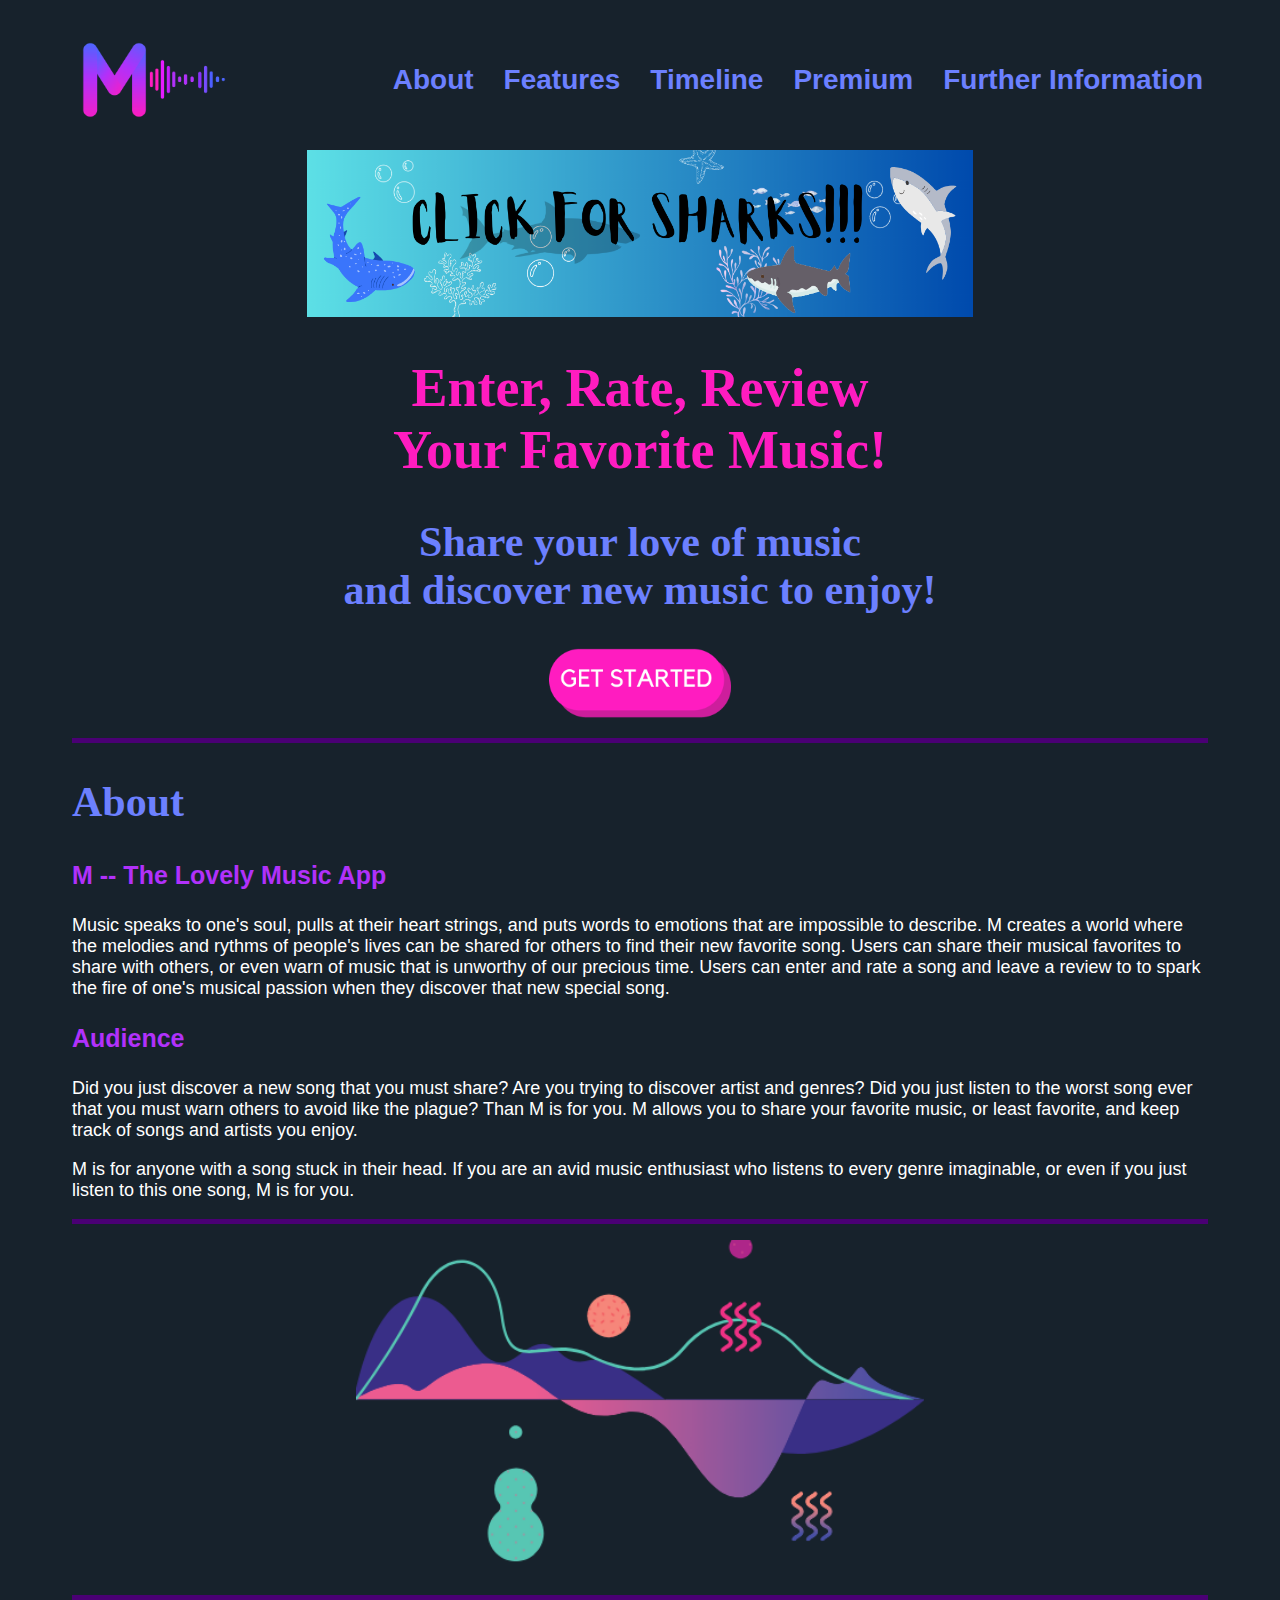
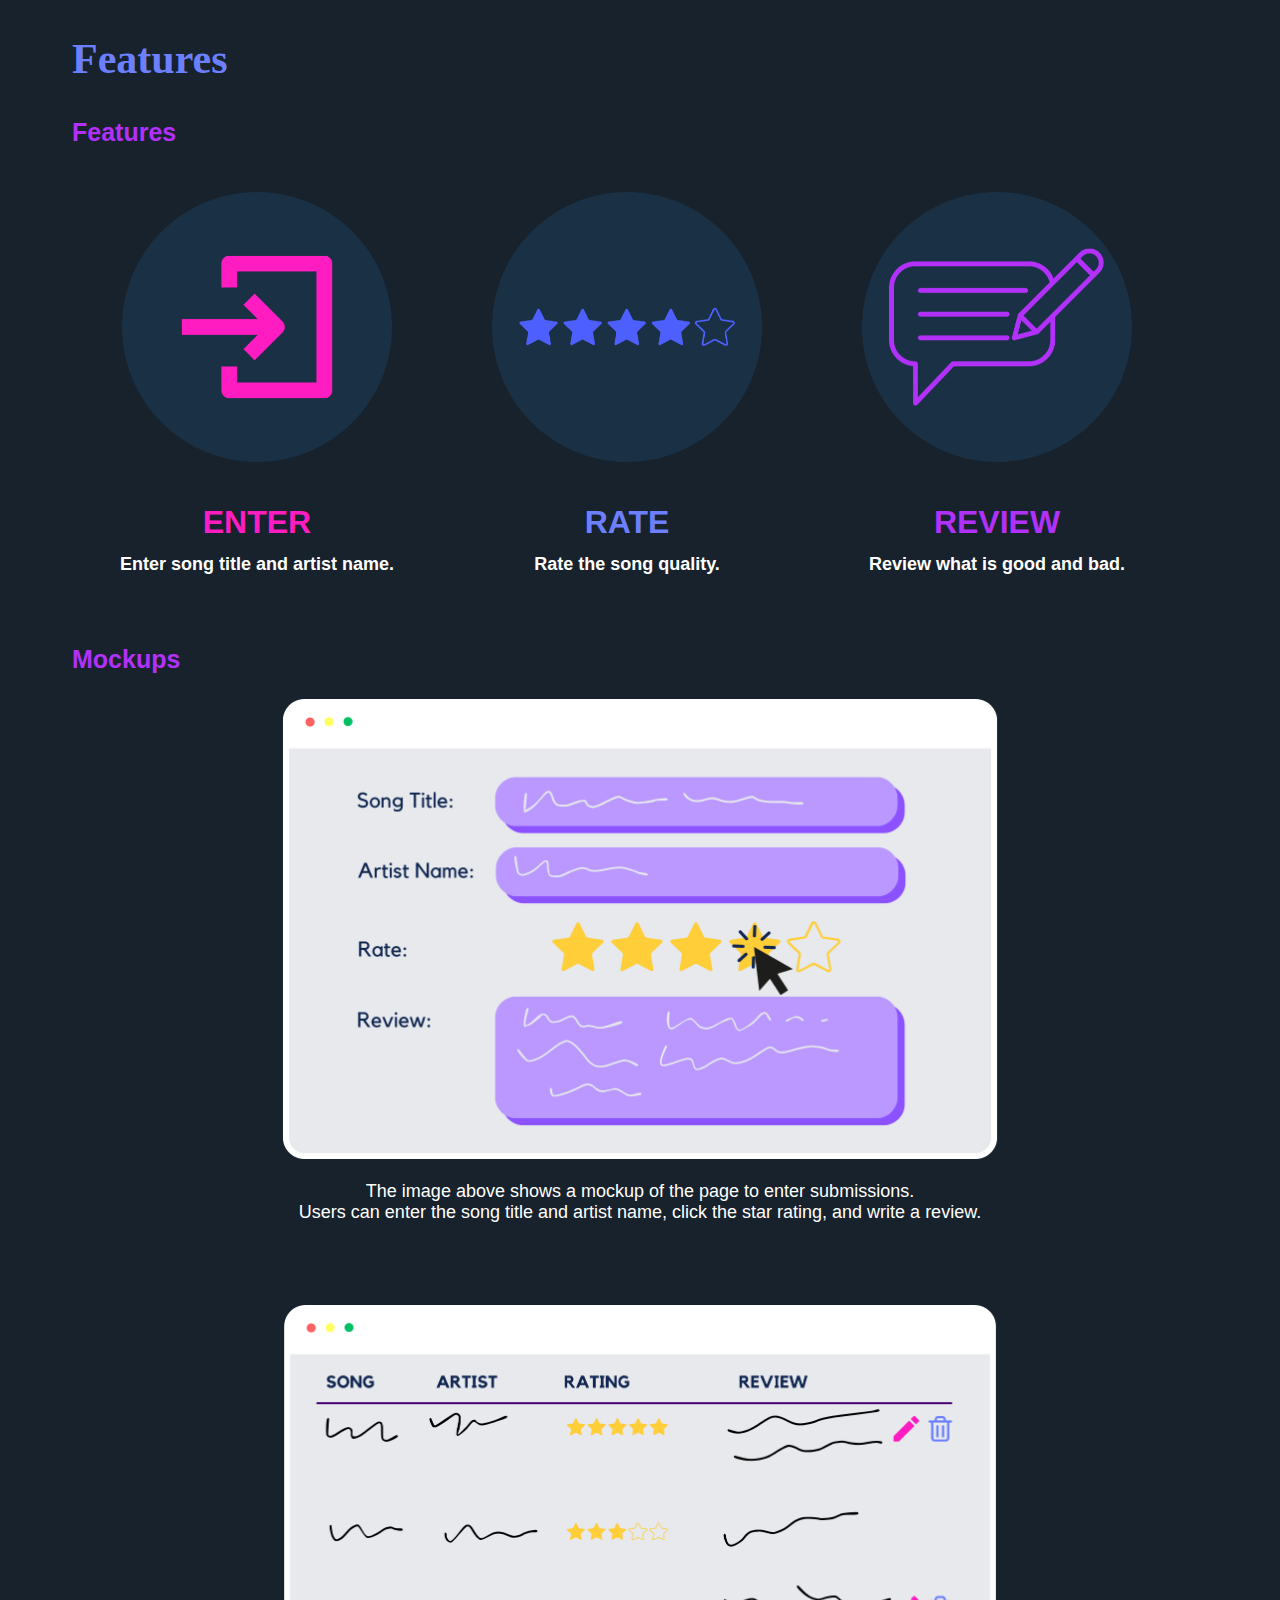
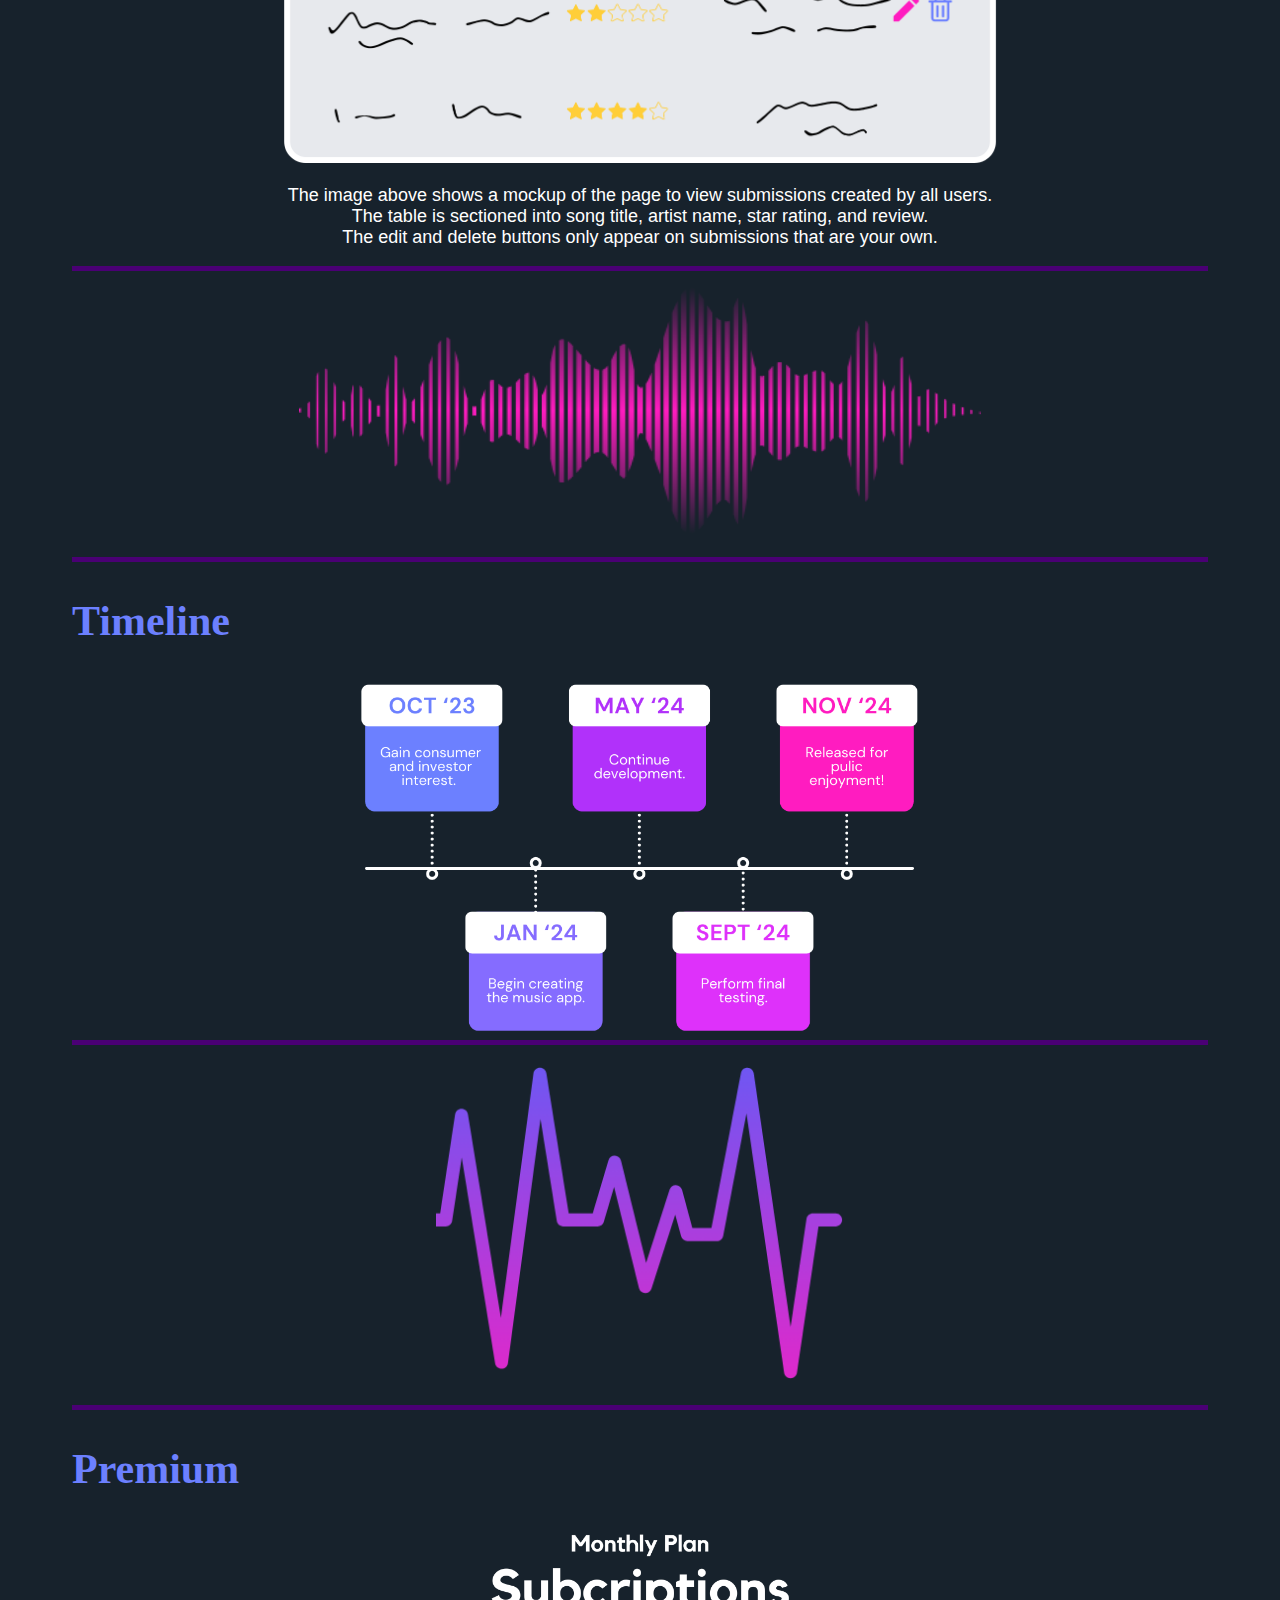
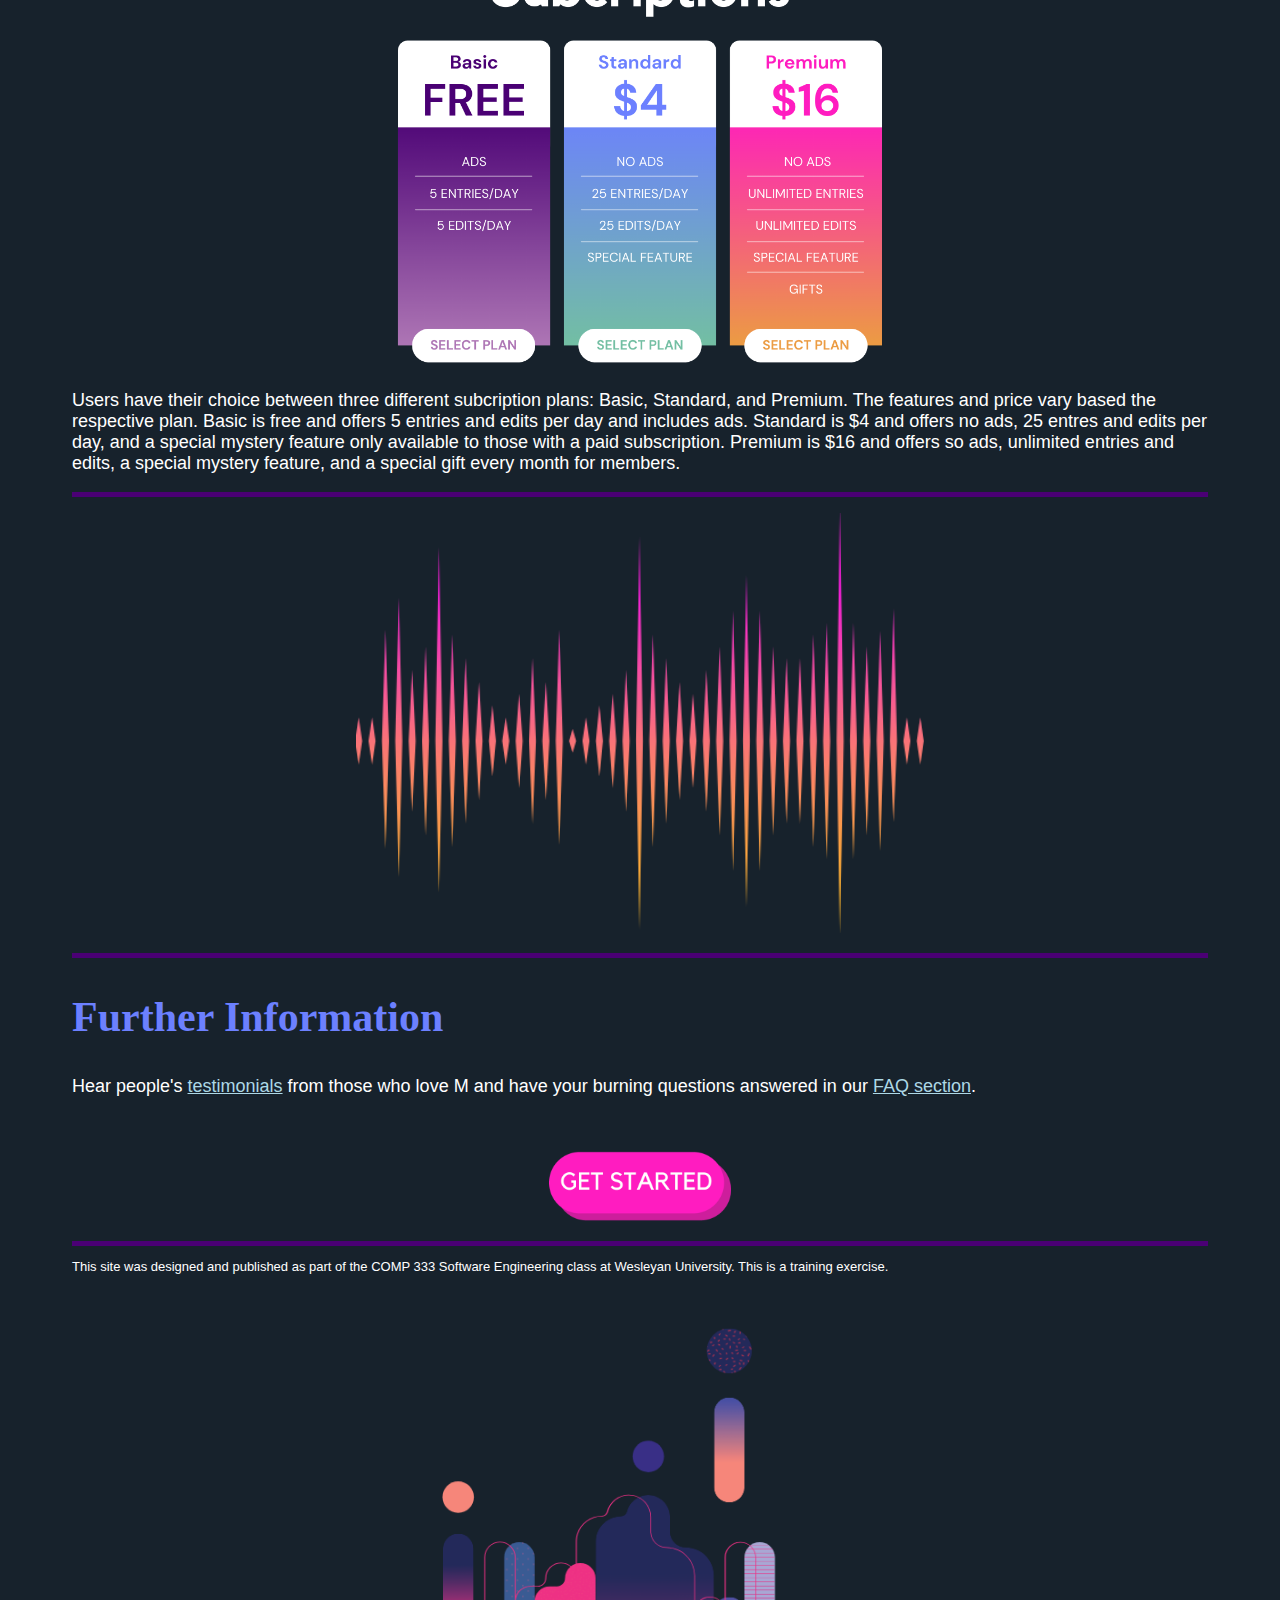
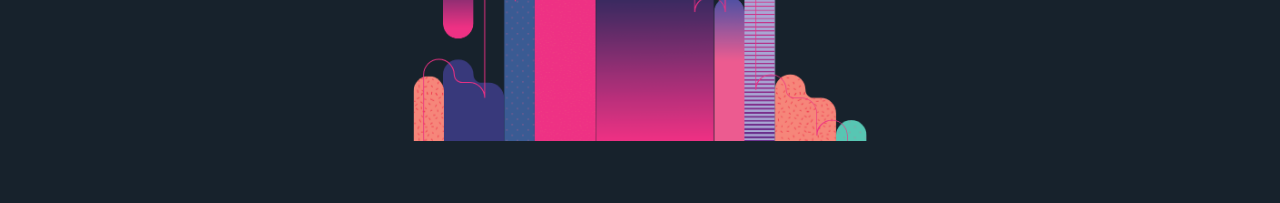
<file: index.html>
<!-- 
    COMP333 HW1 Main Page HTML 
    Kelleigh & Aleks  
-->

<!DOCTYPE HTML>
<html lang="en">
<head>
    <meta charset="utf-8">
    <meta name="viewport" content="width=device-width, initial-scale=1.0">
    <meta name="description" content="Main Page: About; Features; Timeline; Premium; Further Information">
    <title>Music Landing Page</title>
    <link rel="stylesheet" href="style_sheet.css">
</head>

<body>
    <nav class="navbar">
        <img id="logo" 
            src="logo.png" 
            alt="Music App Logo"
        >
        <ul class="nav-links">
          <li class="nav-item"><a href="index.html#about">About</a></li>
          <li class="nav-item"><a href="index.html#features">Features</a></li>
          <li class="nav-item"><a href="index.html#timeline">Timeline</a></li>
          <li class="nav-item"><a href="index.html#premium">Premium</a></li>
          <li class="nav-item"><a href="index.html#info">Further Information</a></li>
        </ul>
    </nav>
    <center>
        <iframe style="margin-top: 20px;" scrolling="no" 
            id="ad_banner"
            src="ad_banner.html" 
            name="ad_banner" >
        </iframe>
    </center>
    <div style="text-align: center;"> 
        <h1>Enter, Rate, Review <br>Your Favorite Music!</h1>
        <h2>Share your love of music <br>and discover new music to enjoy! </h2> 
        <a href="login_page.html">
            <img class="button"
                src="button.png"
                alt="Get started button."
            >
        </a>
    </div> 
    <div>
        <h2 id="about">About</h2> 
        <h3>M -- The Lovely Music App</h3>
        <p>Music speaks to one's soul, pulls at their heart strings, and puts words to emotions that 
            are impossible to describe. M creates a world where the melodies and rythms of people's 
            lives can be shared for others to find their new favorite song. Users can share their 
            musical favorites to share with others, or even warn of music that is unworthy of our 
            precious time. Users can enter and rate a song and leave a review to to spark the fire of 
            one's musical passion when they discover that new special song. 
        </p>
        <h3>Audience</h3>
        <p>
            Did you just discover a new song that you must share? Are you trying to discover artist and genres? 
            Did you just listen to the worst song ever that you must warn others to avoid like the plague? 
            Than M is for you. M allows you to share your favorite music, or least favorite, and keep track of 
            songs and artists you enjoy.
        </p>
        <p>
            M is for anyone with a song stuck in their head. If you are an avid music enthusiast who listens to 
            every genre imaginable, or even if you just listen to this one song, M is for you. 
        </p>
    </div>

    <div>
        <center> <img id="div2" src="div2.png"  
            alt="A divider between sections, consisting of a pretty graphic that somewhat resembles a mountain."> 
        </center>
        </div>
    

    <div>
        <h2 id="features">Features</h2>
        <h3>Features</h3>
        <div id="flexbox" class="flexbox" style="border-bottom: none;">
            <ul>
              <li>
                <img class="flex-icon"
                    src="enter.png"
                    alt="Enter icon"
                >
                <br>
                <p class="flex-title" style="color: #FF1CC0;">
                    ENTER
                    <br>
                    <span class="flex-body">Enter song title and artist name.</span>
                </p>
              </li>
              <li>
                <img class="flex-icon"  
                    src="rate.png"
                    alt="Rate icon"
                > 
                <br>
                <p class="flex-title" style="color: #6c80ff;">
                    RATE
                    <br>
                    <span class="flex-body">Rate the song quality.</span>
                </p>
              </li>
              <li>
                <img class="flex-icon" 
                    src="review.png"
                    alt="Review icon"
                > 
                <br>
                <p class="flex-title" style="color: #B131FA;">
                    REVIEW
                    <br>
                    <span class="flex-body">Review what is good and bad.</span>
                </p>
              </li>
            </ul>
        </div> 
        
      <h3>Mockups</h3>
        <center>
            <img class="mockup"
                src="mockup1.png"
                alt="Mockup of app; inputting information" 
            >
            <p>The image above shows a mockup of the page to enter submissions.<br> Users can enter the song 
                title and artist name, click the star rating, and write a review.</p>
            <img class="mockup" style="padding-top: 64px;"
                src="mockup2.png"
                alt="Mockup of app; viewing submissions" 
            >
            <p>The image above shows a mockup of the page to view submissions created by all users.<br> The 
                table is sectioned into song title, artist name, star rating, and review.<br> The edit and 
                delete buttons only appear on submissions that are your own. 
            </p>
        </center>
    </div>

    <div>
        <center> <img id="div1" src="div4.png"  
            alt="A divider between sections, consisting of a pretty graphic that somewhat resembles soundwaves."> 
        </center>
        </div>

    
    <div>
        <h2 id="timeline">Timeline</h2>
        <center>
            <img id="timeline"
                src="timeline.png"
                alt="Timeline for app development and release."
            />
        </center>
    </div> 
   
    <div>
        <center> <img id="div3" src="div1.png"  
            alt="A divider between sections, consisting of a pretty graphic that somewhat resembles soundwaves."> 
        </center>
        </div>

    <div>
        <h2 id="premium">Premium</h2>
        <center>
            <img id="premium"
                src="premium.png"
                alt="Subscriptions Chart"
            />
        </center>
        <p>Users have their choice between three different subcription plans: Basic, Standard, and Premium. 
            The features and price vary based the respective plan. Basic is free and offers 5 entries 
            and edits per day and includes ads. Standard is $4 and offers no ads, 25 entres and edits per 
            day, and a special mystery feature only available to those with a paid subscription. Premium is 
            $16 and offers so ads, unlimited entries and edits, a special mystery feature, and a special gift 
            every month for members.</p>
    </div>
    
    <div>
        <center> <img id="div2" src="div3.png"  
            alt="A divider between sections, consisting of soundwaves."> 
        </center>
        </div>

    <div>
        <h2 id="info">Further Information</h2>
        <p>Hear people's <span style="color: lightblue">
              <a href = "second_page.html#testimonial">testimonials</a></span>  from those 
            who love M and have your burning questions answered in our
            <span style="color: lightblue"><a href = "second_page.html#FAQ">FAQ section</a></span>. 
        </p>
        <center>
            <a href="login_page.html">
                <img class="button" style="padding-top: 36px;"
                    src="button.png"
                    alt="Get started button."
                >
            </a>
        </center>
    </div>
    <p style="font-size: small;">This site was designed and published as part of the COMP 333 Software Engineering class at 
        Wesleyan University. This is a training exercise.</p>


    <center> 
        <img style="width: 40%; min-width: 300px; height: auto;"
                    src="5.png"
                    alt="decorative graphic">
        </center>
        
</body>
</html>
</file>
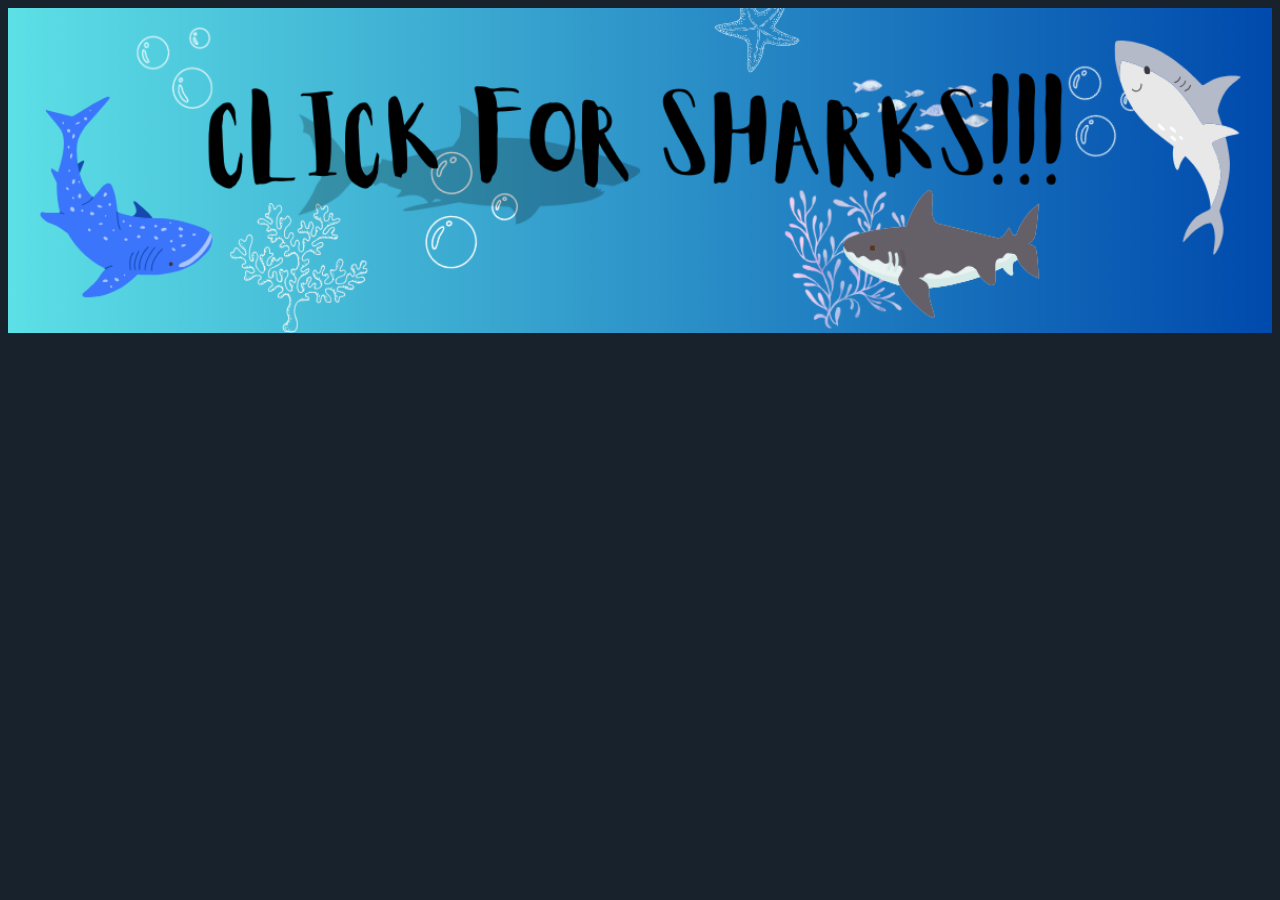
<file: ad_banner.html>
<!-- 
    COMP333 HW1 Ad Banner Page HTML 
    Kelleigh & Aleks 
-->

<!DOCTYPE HTML>
<html lang="en">
<head>
    <meta charset="utf-8">
    <meta name="viewport" content="width=device-width, initial-scale=1.0">
    <meta name="description" content="">
    <title>Ad Banner Page</title>
    <link rel="stylesheet" href="style_sheet.css">
    <style>
        #ad_banner {
            width: 100%;
            min-width: 200px;
            height: auto;
        }
        body {
            padding: 0%;
        }
    </style>
</head>

<body>
    <a target="_parent" href="fake_ad.html">
        <img id="ad_banner" 
            src="fake_ad_banner.png"
            alt = "Ad banner"
        />
    </a>
</body>
</html>
</file>
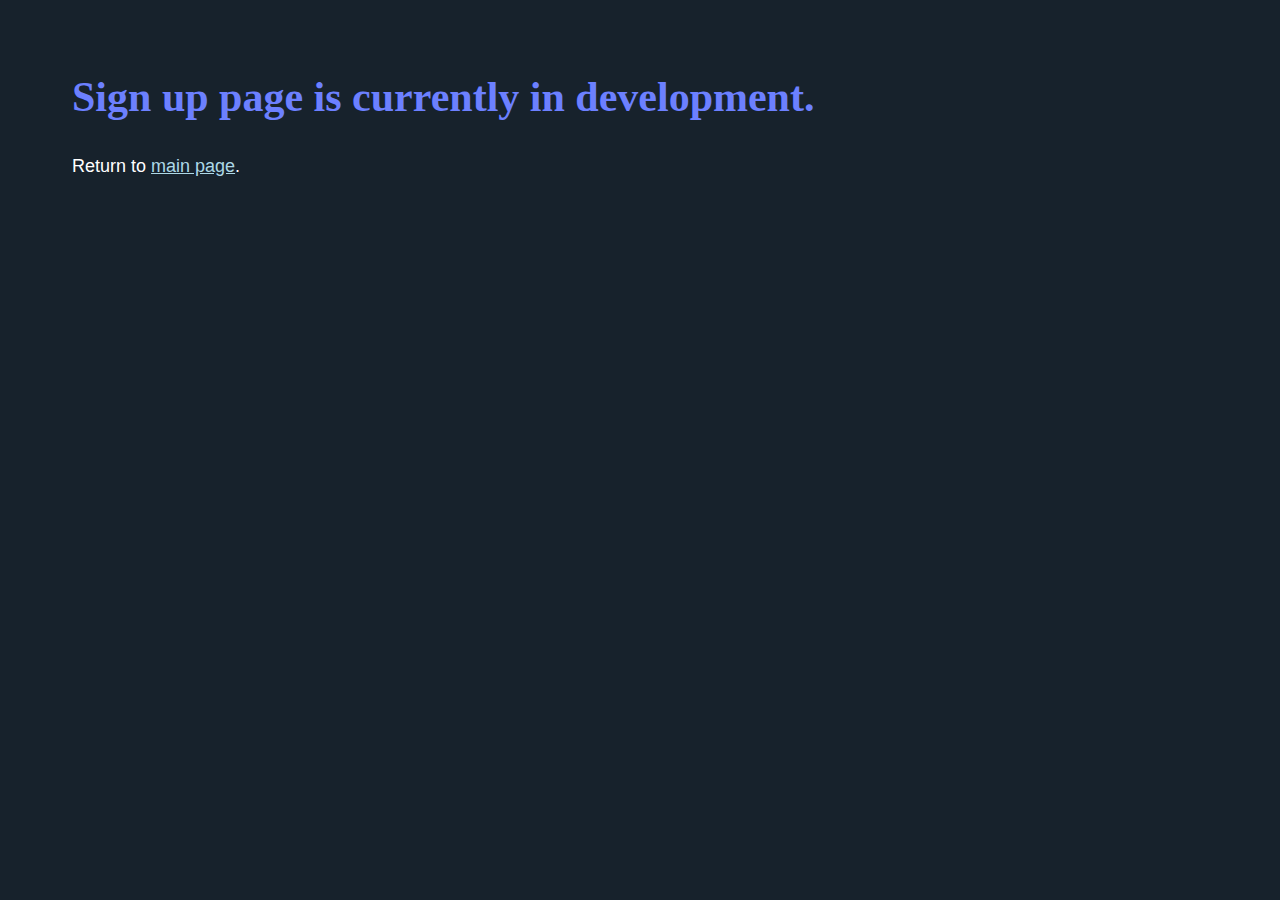
<file: login_page.html>
<!-- 
    COMP333 HW1 Login Page HTML 
    Kelleigh & Aleks 
-->

<!DOCTYPE HTML>
<html lang="en">
<head>
    <meta charset="utf-8">
    <meta name="viewport" content="width=device-width, initial-scale=1.0">
    <meta name="description" content="">
    <title>Music App Sign Up Page</title>
    <link rel="stylesheet" href="style_sheet.css">
</head>

<body>
    <h2>Sign up page is currently in development.</h2>
    <p>Return to <a href="index.html">main page</a>.</p>
</body>
</html>
</file>
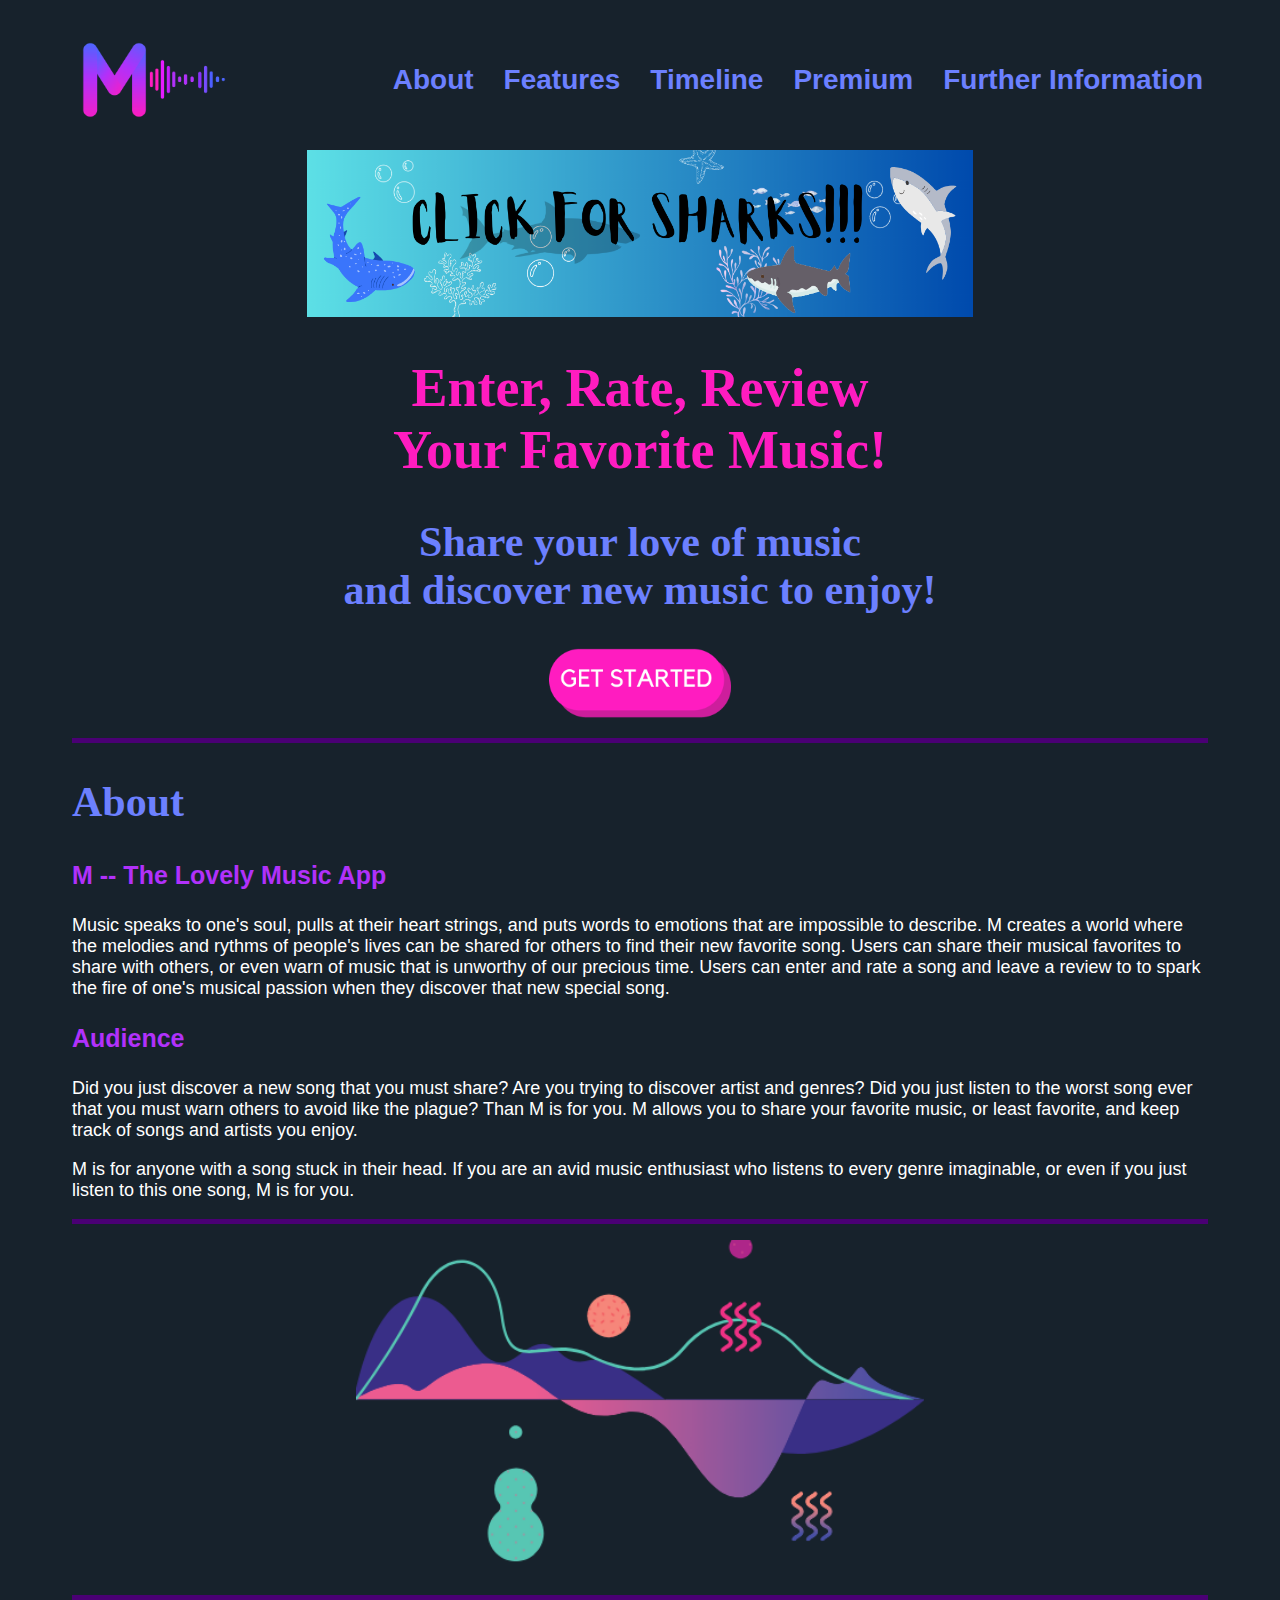
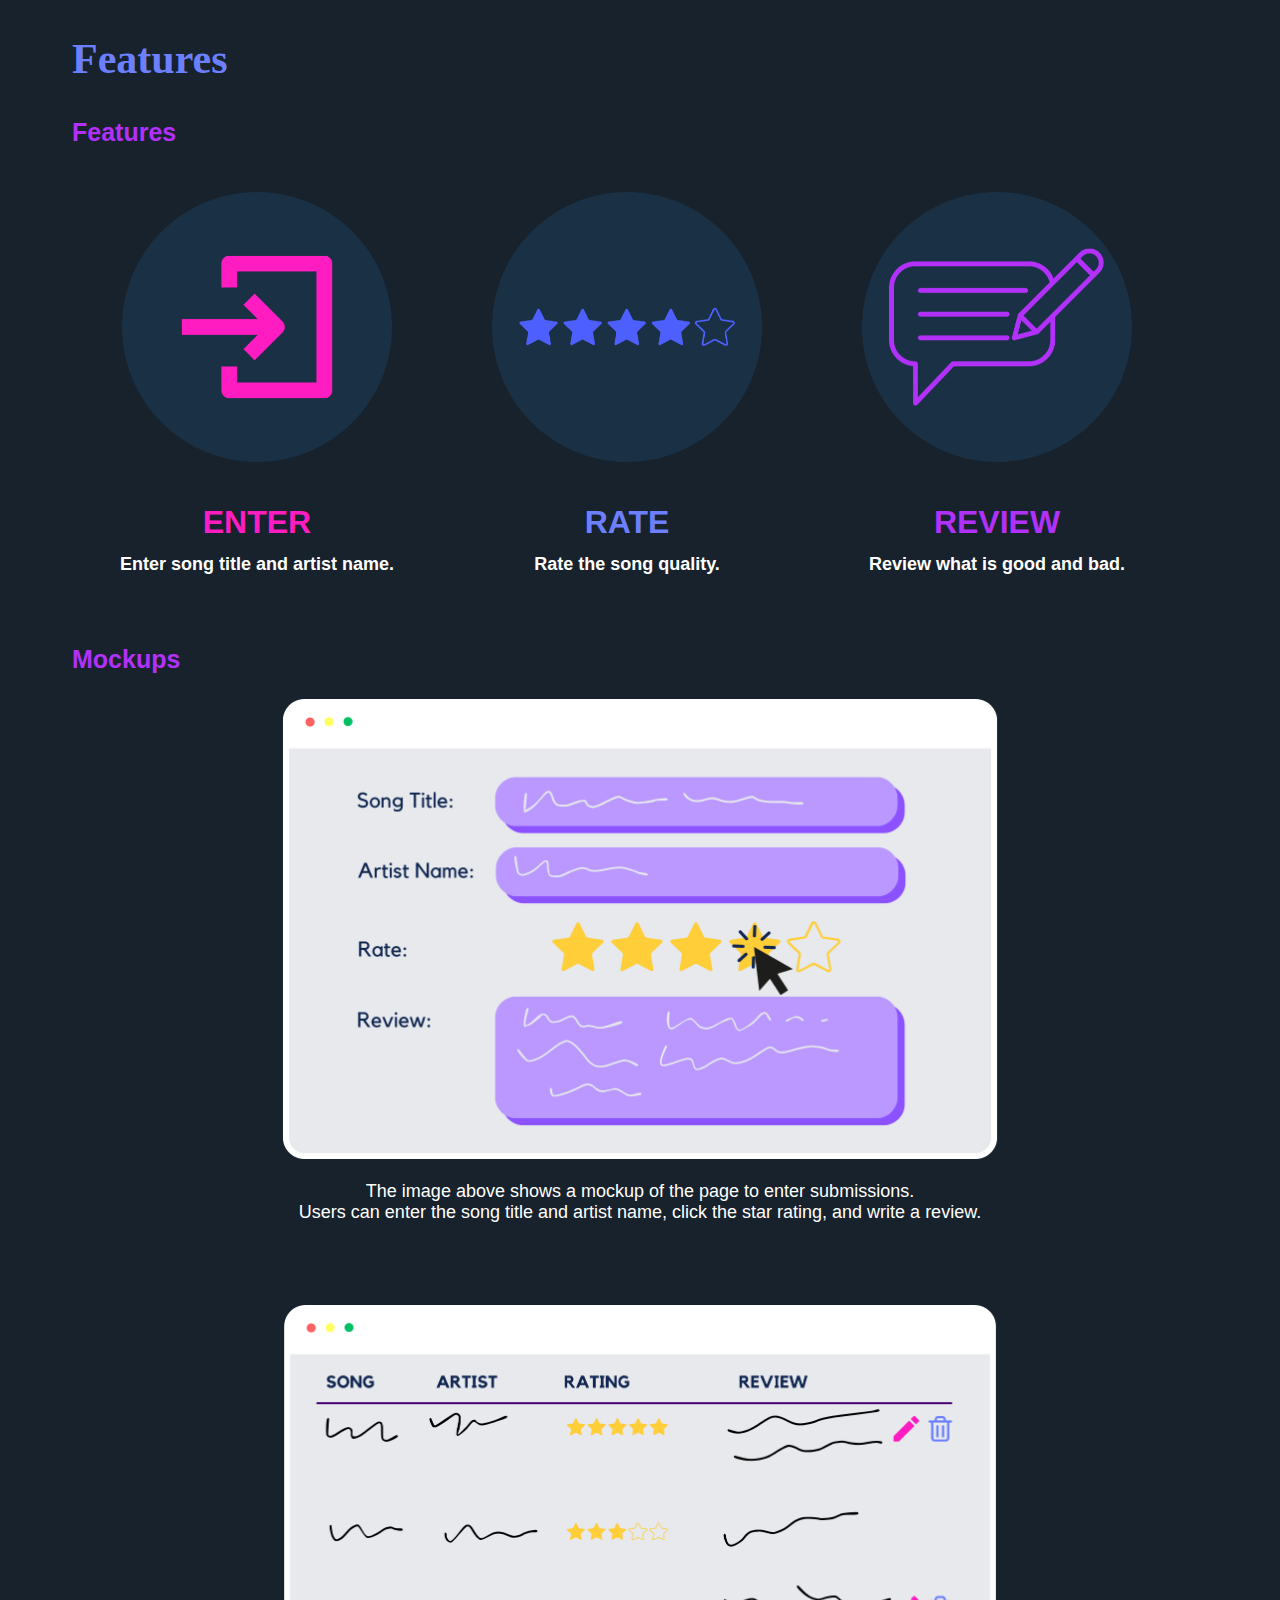
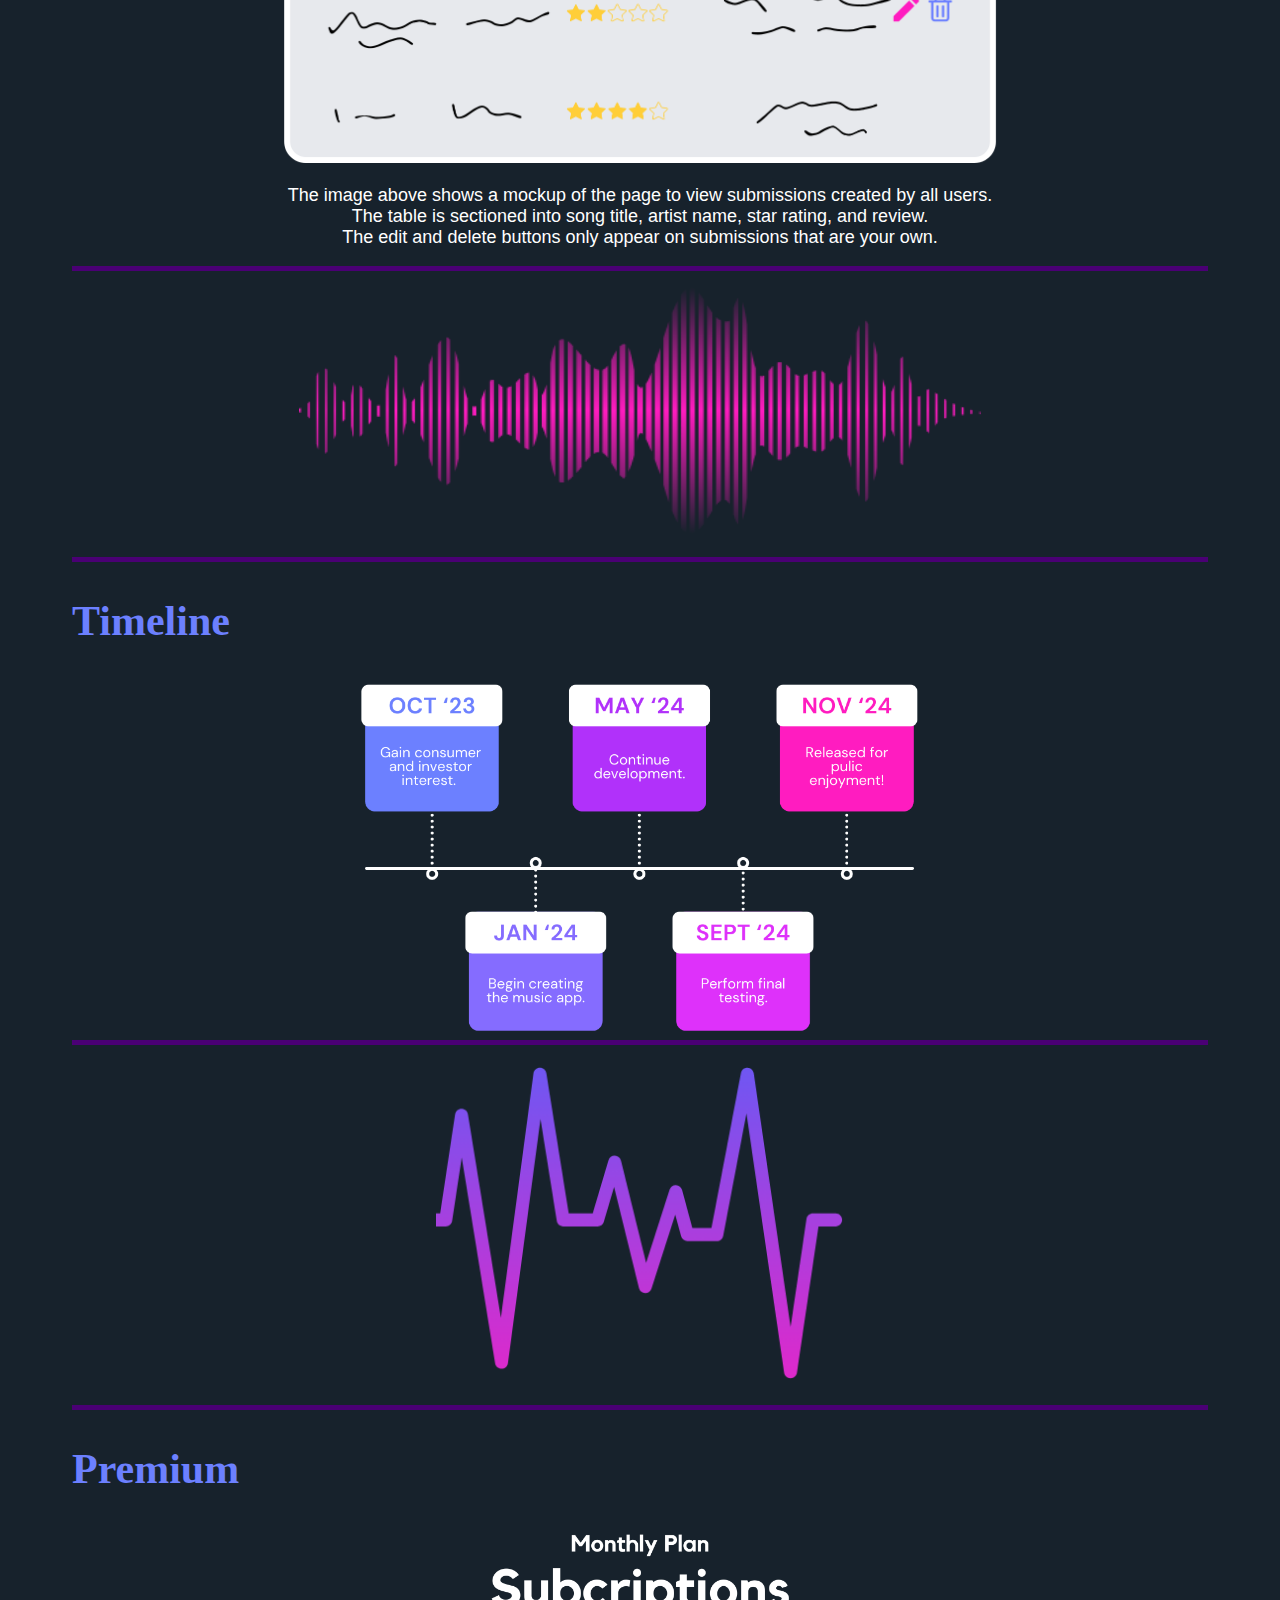
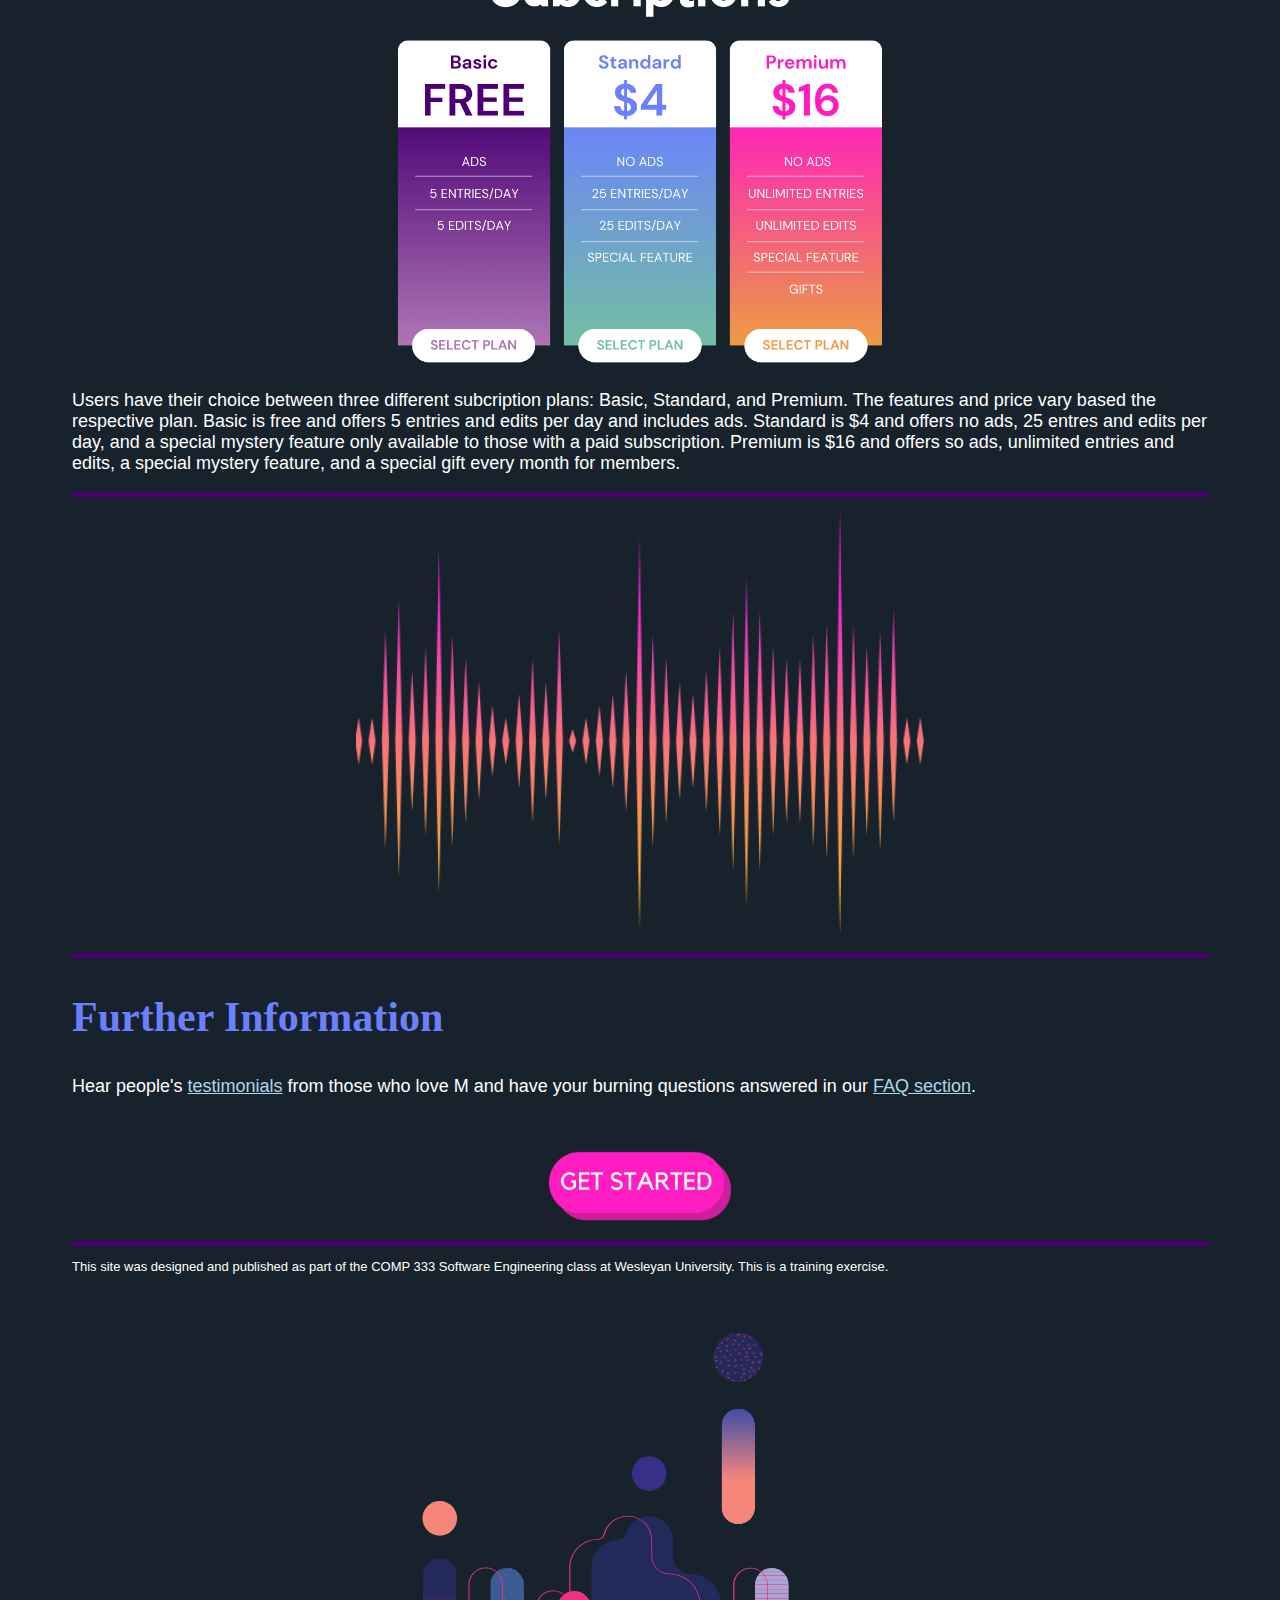
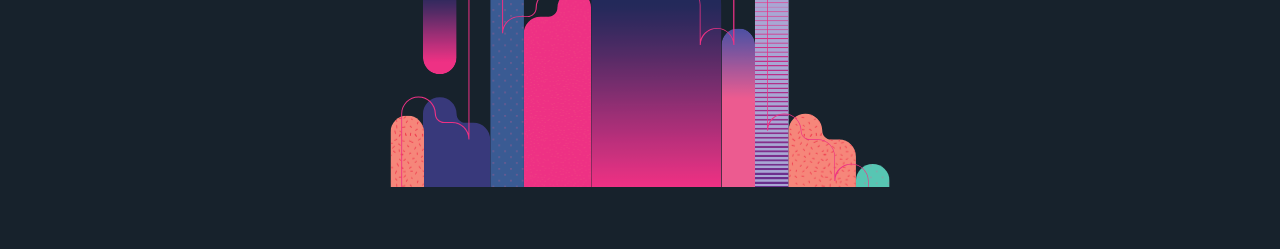
<file: main_page.html>
<!-- 
    COMP333 HW1 Main Page HTML 
    Kelleigh & Aleks  
-->

<!DOCTYPE HTML>
<html lang="en">
<head>
    <meta charset="utf-8">
    <meta name="viewport" content="width=device-width, initial-scale=1.0">
    <meta name="description" content="">
    <title>Music Landing Page</title>
    <link rel="stylesheet" href="style_sheet.css">
</head>

<body>
    <nav class="navbar">
        <img id="logo" 
            src="logo.png" 
            alt="Music App Logo"
        >
        <ul class="nav-links">
          <li class="nav-item"><a href="main_page.html#about">About</a></li>
          <li class="nav-item"><a href="main_page.html#features">Features</a></li>
          <li class="nav-item"><a href="main_page.html#timeline">Timeline</a></li>
          <li class="nav-item"><a href="main_page.html#premium">Premium</a></li>
          <li class="nav-item"><a href="main_page.html#info">Further Information</a></li>
        </ul>
    </nav>
    <center>
        <iframe style="margin-top: 20px;" scrolling="no" 
            id="ad_banner"
            src="ad_banner.html" 
            name="ad_banner" >
        </iframe>
    </center>
    <div style="text-align: center;"> 
        <h1>Enter, Rate, Review <br>Your Favorite Music!</h1>
        <h2>Share your love of music <br>and discover new music to enjoy! </h2> 
        <a href="login_page.html">
            <img class="button"
                src="button.png"
                alt="Get started button."
            >
        </a>
    </div> 
    <div>
        <h2 id="about">About</h2> 
        <h3>M -- The Lovely Music App</h3>
        <p>Music speaks to one's soul, pulls at their heart strings, and puts words to emotions that 
            are impossible to describe. M creates a world where the melodies and rythms of people's 
            lives can be shared for others to find their new favorite song. Users can share their 
            musical favorites to share with others, or even warn of music that is unworthy of our 
            precious time. Users can enter and rate a song and leave a review to to spark the fire of 
            one's musical passion when they discover that new special song. 
        </p>
        <h3>Audience</h3>
        <p>
            Did you just discover a new song that you must share? Are you trying to discover artist and genres? 
            Did you just listen to the worst song ever that you must warn others to avoid like the plague? 
            Than M is for you. M allows you to share your favorite music, or least favorite, and keep track of 
            songs and artists you enjoy.
        </p>
        <p>
            M is for anyone with a song stuck in their head. If you are an avid music enthusiast who listens to 
            every genre imaginable, or even if you just listen to this one song, M is for you. 
        </p>
    </div>

    <div>
        <center> <img id="div2" src="div2.png"  
            alt="A divider between sections, consisting of a pretty graphic that somewhat resembles a mountain."> 
        </center>
        </div>
    

    <div>
        <h2 id="features">Features</h2>
        <h3>Features</h3>
        <div id="flexbox" class="flexbox" style="border-bottom: none;">
            <ul>
              <li>
                <img class="flex-icon"
                    src="enter.png"
                    alt="Enter icon"
                >
                <br>
                <p class="flex-title" style="color: #FF1CC0;">
                    ENTER
                    <br>
                    <span class="flex-body">Enter song title and artist name.</span>
                </p>
              </li>
              <li>
                <img class="flex-icon"  
                    src="rate.png"
                    alt="Rate icon"
                > 
                <br>
                <p class="flex-title" style="color: #6c80ff;">
                    RATE
                    <br>
                    <span class="flex-body">Rate the song quality.</span>
                </p>
              </li>
              <li>
                <img class="flex-icon" 
                    src="review.png"
                    alt="Review icon"
                > 
                <br>
                <p class="flex-title" style="color: #B131FA;">
                    REVIEW
                    <br>
                    <span class="flex-body">Review what is good and bad.</span>
                </p>
              </li>
            </ul>
        </div> 
        
      <h3>Mockups</h3>
        <center>
            <img class="mockup"
                src="mockup1.png"
                alt="Mockup of app; inputting information" 
            >
            <p>The image above shows a mockup of the page to enter submissions.<br> Users can enter the song 
                title and artist name, click the star rating, and write a review.</p>
            <img class="mockup" style="padding-top: 64px;"
                src="mockup2.png"
                alt="Mockup of app; viewing submissions" 
            >
            <p>The image above shows a mockup of the page to view submissions created by all users.<br> The 
                table is sectioned into song title, artist name, star rating, and review.<br> The edit and 
                delete buttons only appear on submissions that are your own. 
            </p>
        </center>
    </div>

    <div>
        <center> <img id="div1" src="div4.png"  
            alt="A divider between sections, consisting of a pretty graphic that somewhat resembles soundwaves."> 
        </center>
        </div>

    
    <div>
        <h2 id="timeline">Timeline</h2>
        <center>
            <img id="timeline"
                src="timeline.png"
                alt="Timeline for app development and release."
            />
        </center>
    </div> 
   
    <div>
        <center> <img id="div3" src="div1.png"  
            alt="A divider between sections, consisting of a pretty graphic that somewhat resembles soundwaves."> 
        </center>
        </div>

    <div>
        <h2 id="premium">Premium</h2>
        <center>
            <img id="premium"
                src="premium.png"
                alt="Subscriptions Chart"
            />
        </center>
        <p>Users have their choice between three different subcription plans: Basic, Standard, and Premium. 
            The features and price vary based the respective plan. Basic is free and offers 5 entries 
            and edits per day and includes ads. Standard is $4 and offers no ads, 25 entres and edits per 
            day, and a special mystery feature only available to those with a paid subscription. Premium is 
            $16 and offers so ads, unlimited entries and edits, a special mystery feature, and a special gift 
            every month for members.</p>
    </div>
    
    <div>
        <center> <img id="div2" src="div3.png"  
            alt="A divider between sections, consisting of soundwaves."> 
        </center>
        </div>

    <div>
        <h2 id="info">Further Information</h2>
        <p>Hear people's <span style="color: lightblue">
              <a href = "second_page.html#testimonial">testimonials</a></span>  from those 
            who love M and have your burning questions answered in our
            <span style="color: lightblue"><a href = "second_page.html#FAQ">FAQ section</a></span>. 
        </p>
        <center>
            <a href="login_page.html">
                <img class="button" style="padding-top: 36px;"
                    src="button.png"
                    alt="Get started button."
                >
            </a>
        </center>
    </div>
    <p style="font-size: small;">This site was designed and published as part of the COMP 333 Software Engineering class at 
        Wesleyan University. This is a training exercise.</p>


    <center> 
        <img 
                    src="5.png"
                    alt="decorative graphic">
        </center>
        
</body>
</html>
</file>
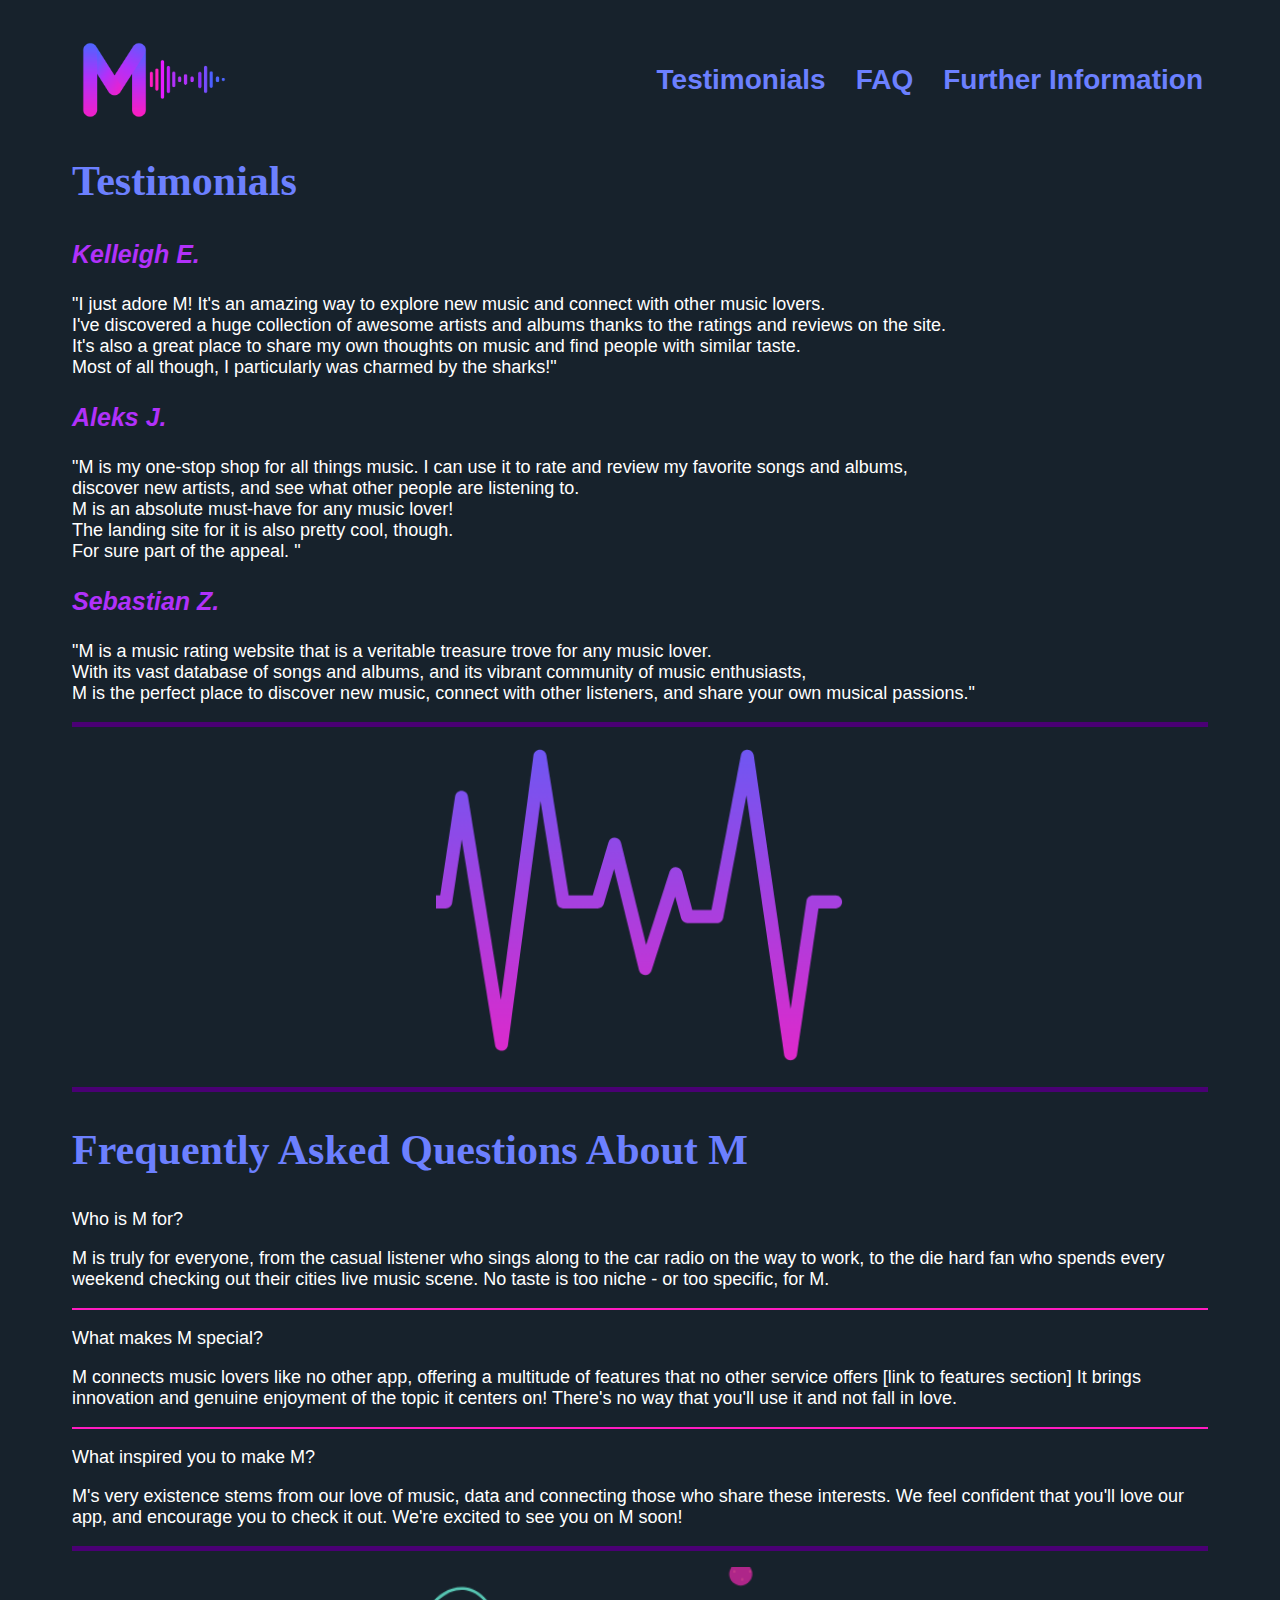
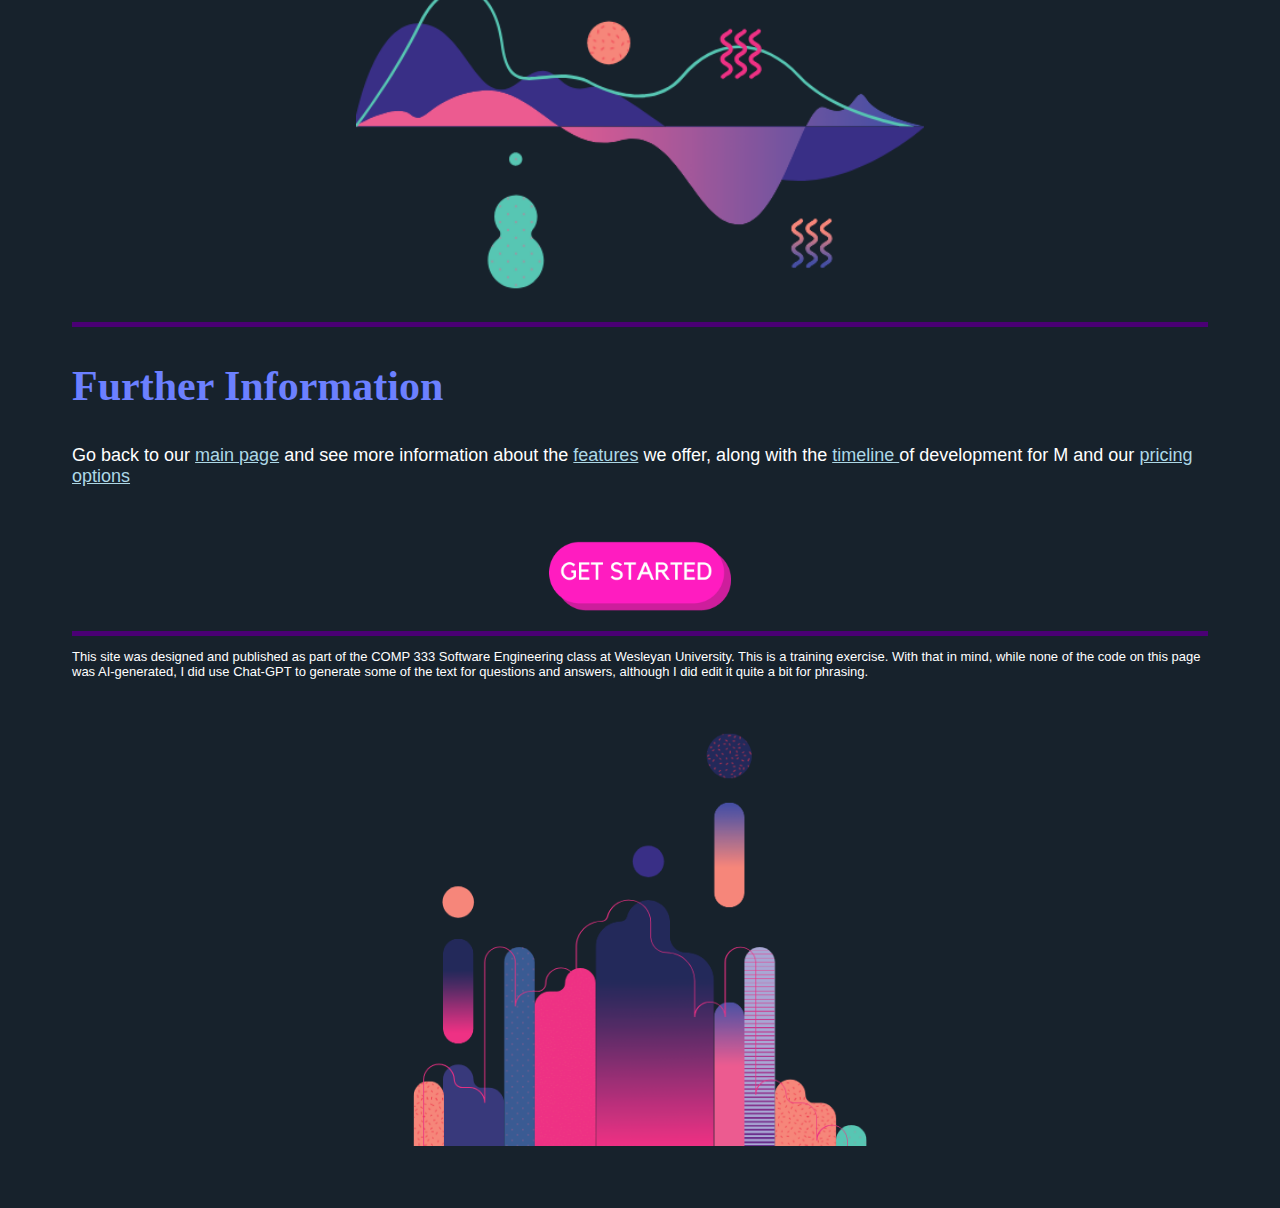
<file: second_page.html>
<!-- 
    COMP333 HW1 Second Page HTML 
    Aleks Jacewicz & Kelleigh Entrekin
-->

<!DOCTYPE HTML>
<html lang="en">
<head>
    <meta charset="utf-8">
    <meta name="viewport" content="width=device-width, initial-scale=1.0">
    <meta name="FAQ" content="FAQ, Testimonials, Music, Rating Service">
    <title>Testimonials & Frequently Asked Questions</title>
    <link rel="stylesheet" href="style_sheet.css">
</head> 

<body>
    <nav class="navbar">
        <img id="logo" 
            src="logo.png" 
            alt="Music App Logo"
        >
        <ul class="nav-links">
          <li class="nav-item"><a href="second_page.html#testimonial">Testimonials</a></li>
          <li class="nav-item"><a href="second_page.html#FAQ">FAQ</a></li>
          <li class="nav-item"><a href="second_page.html#info">Further Information</a></li>
        </ul>
    </nav>
    <div id="testimonial">
        <h2>Testimonials</h2> 
        <h3> <i> Kelleigh E. </i> </h3>
        <p>"I just adore M! It's an amazing way to explore new music and connect with other music lovers. <br> 
         I've discovered a huge collection of awesome artists and albums thanks to the ratings and reviews on the site.<br> 
        It's also a great place to share my own thoughts on music and find people with similar taste. <br> 
        Most of all though, I particularly was charmed by the sharks!" 
        </p>
        <h3> <i> Aleks J. </i></h3>
        <p> "M is my one-stop shop for all things music. I can use it to rate and review my favorite songs and albums, <br>
            discover new artists, and see what other people are listening to. <br>
            M is an absolute must-have for any music lover!  <br>
        The landing site for it is also pretty cool, though. <br>
        For sure part of the appeal. " 
        </p>
        <h3> <i> Sebastian Z. </i></h3>
        <p> "M is a music rating website that is a veritable treasure trove for any music lover. <br>
            With its vast database of songs and albums, and its vibrant community of music enthusiasts,  <br>
            M is the perfect place to discover new music, connect with other listeners, and share your own musical passions." </p>
    </div>
     <div >
        <center> <img id="div3" src="div1.png"  
        alt="A divider between sections, consisting of a purple-pink line that goes up and down."> 
    </center>
    </div>
    <div id="FAQ">
        <h2>Frequently Asked Questions About M</h2>
        <p> Who is M for? </p>
        <p> M is truly for everyone, from the casual listener who sings along to the car radio on the way to work, to the die hard fan who 
            spends every weekend checking out their cities live music scene. No taste is too niche - or too specific, for M. 
        </p>
        <hr>
        <p> What makes M special? </p>
        <p> M connects music lovers like no other app, offering a multitude of features that no other service offers [link to features section]
            It brings innovation and genuine enjoyment of the topic it centers on! There's no way that you'll use it and not fall in love.  
        </p>
        <hr>
        <p> What inspired you to make M? </p>
        <p> M's very existence stems from our love of music, data and connecting those who share these interests. We feel confident that 
            you'll love our app, and encourage you to check it out. We're excited to see you on M soon! 
        </p>
        </div>
<div >
    <center> <img id="div2" src="div2.png"  
    alt="A divider between sections, consisting of a pretty graphic that somewhat resembles a mountain."> 
</center>
</div>

<div>
    <h2 id="info">Further Information</h2>
    <p>Go back to our  <span style="color: lightblue"> <a href="index.html"> main page</a> </span> and see more information about the
        <span style="color: lightblue"><a href="index.html#features">features</a> </span> we offer, along with the
        <span style="color: lightblue"> <a href="index.html#timeline">timeline </a> </span> of development for M and our
        <span style="color: lightblue"> <a href="index.html#premium"> pricing options</a>  </span>
        </p>
       
    <center>
        <a href="login_page.html">
            <img class="button" style="padding-top: 36px;"
                src="button.png"
                alt="Get started button."
            >
        </a>
    </center>
</div>
<p style="font-size: small;">This site was designed and published as part of the COMP 333 Software Engineering class at 
    Wesleyan University. This is a training exercise. With that in mind, while none of the code on this page was AI-generated, I did 
    use Chat-GPT to generate some of the text for questions and answers, although I did edit it quite a bit for phrasing. </p>

    <center> 
    <img style="width: 40%; min-width: 300px; height: auto;"
                src="5.png"
                alt="decorative graphic">
    </center>
</body>
</html>
</file>
<file: style_sheet.css>
/* 
    COMP333 HW1 STYLE SHEET 
    Kelleigh & Aleks   
*/ 

/* 
    background color for the whole page 
*/ 
html {background-color: #17222c}
/* 
    style for the body  
*/ 
body {
    padding-top: 30px;
    padding-right: 64px;
    padding-bottom: 50px;
    padding-left: 64px;
}
/* 
    style for paragraphs  
*/ 
p {
    font-size: 18px;
    color: white;
    font-family: "Trebuchet MS", sans-serif;
}
/*
    style for the headings 
*/ 
/* 
  title 
*/ 
h1 {
  text-align: center;
  font-size: 54px;
  font-family: "Georgia", serif;
  color: #FF1CC0;		 
}	
/* 
  headers 
*/ 
h2 {
  font-size: 42px; 
  font-family: "Palatino", serif; 
  color: #6c80ff; 
}
/* 
  section headers 
*/ 
h3 { 
  font-size: 25px;
  font-family: "Verdana", sans-serif;
  color: #B131FA; 
}
/* 
    div style 
 */
div {
  border-bottom: 5px solid #4A0074;
}
/* 
  nav bar style 
  code from: https://jsfiddle.net/ayoisaiah/Lr9nadmw/ 
             https://freshman.tech/flexbox-navbar/ 
*/
.navbar {
  display: flex;
  flex-wrap: wrap;
  justify-content: space-between;
  align-items: center;
  width: 100%;
  padding-left: 10px;
  padding-right: 10px;
}
.nav-links {
  display: flex;
  flex-wrap: wrap;
  list-style: none;
  color: #6c80ff;
}
.nav-item a {
  display: inline-block;
  padding: 10px 15px;
  text-decoration: none;
  font-size: 28px;
  font-family: "Verdana", sans-serif;
  color: #6c80ff;
  font-weight: bold;
}
.nav-item:hover a {
  font-size: 32px;
  color: #FF1CC0;
}
/* 
    iframe style 
*/
iframe {
  width: 100%;
  height: 100%;
  border: none;
}
/*
  logo image style 
  code from: https://jsfiddle.net/ayoisaiah/Lr9nadmw/ 
             https://freshman.tech/flexbox/ 
*/ 
#logo {
  width: 144px;
  height: auto;
  vertical-align: middle;
  display: flex;
  flex-direction: column;
  display: inline-block;
}
/* 
  ad banner style 
*/ 
#ad_banner {
  width: 60%;
  min-width: 300px;
  aspect-ratio: 7/1.8;
}
/* 
  premium chart 
*/
#premium {
  width: 44%; 
  min-width: 360px;
  height: auto;
}
/*
  time line style 
*/ 
#timeline {
  width: 50%; 
  min-width: 360px;
  height: auto;
}
/* 
  flexbox for feature items 
*/
.flexbox ul {
  display: flex; 
  flex-wrap: wrap;
  list-style: none;
  width: 100%;
  margin: 0 auto;
  padding: 0;
  text-align: center;
}
.flexbox li {
  display: flex; 
  list-style: none;
  flex-wrap: wrap;
  width: 350px;
  padding: 10px;
  display: inline-block;
  line-height: auto;
}
/* 
  picture icons in flexbox 
*/
.flex-icon {
  width: 270px;
  height: auto;
  vertical-align: middle;
  display: flex;
  flex-direction: column;
  display: inline-block; 
  padding: 10px 15px;
  align-items: center;
}
/* 
  title in flexbox 
*/
.flex-title {
  display: inline-block;
  text-decoration: none;
  font-size: 32px;
  font-family: "Verdana", sans-serif;
  font-weight: bold;
  text-align: center;
}
/*
  body text in flexbox 
*/
.flex-body {
  font-size: 18px;
  color: white;
  font-family: "Trebuchet MS", sans-serif;
}
/*
  mockups style 
*/
.mockup {
  width: 64%;
  min-width: 300px;
  height: auto;
}
/*
  button style 
*/
.button {
  width: 16%;
  min-width: 160px;
  height: auto;
  padding-bottom: 16px; 
}

#div1 {
  width: 30%;
  min-width: 160px;
  height: auto;
  padding-bottom: 16px; 
  padding-top: 16px; 
}


#div1 {
  width: 60%;
  min-width: 280px;
  height: auto;
  padding-bottom: 16px; 
  padding-top: 16px; 
}


#div2 {
  width: 50%;
  min-width: 280px;
  height: auto;
  padding-bottom: 16px; 
  padding-top: 16px; 
}


#div3 {
  width: 36%;
  min-width: 160px;
  height: auto;
  padding-bottom: 16px; 
  padding-top: 16px; 
}
a {
  color: lightblue;
}
a:visited {
  color: inherit;
}

hr {
  height:2px;
  border-width:0;
  background-color: #FF1CC0; 
}
</file>
